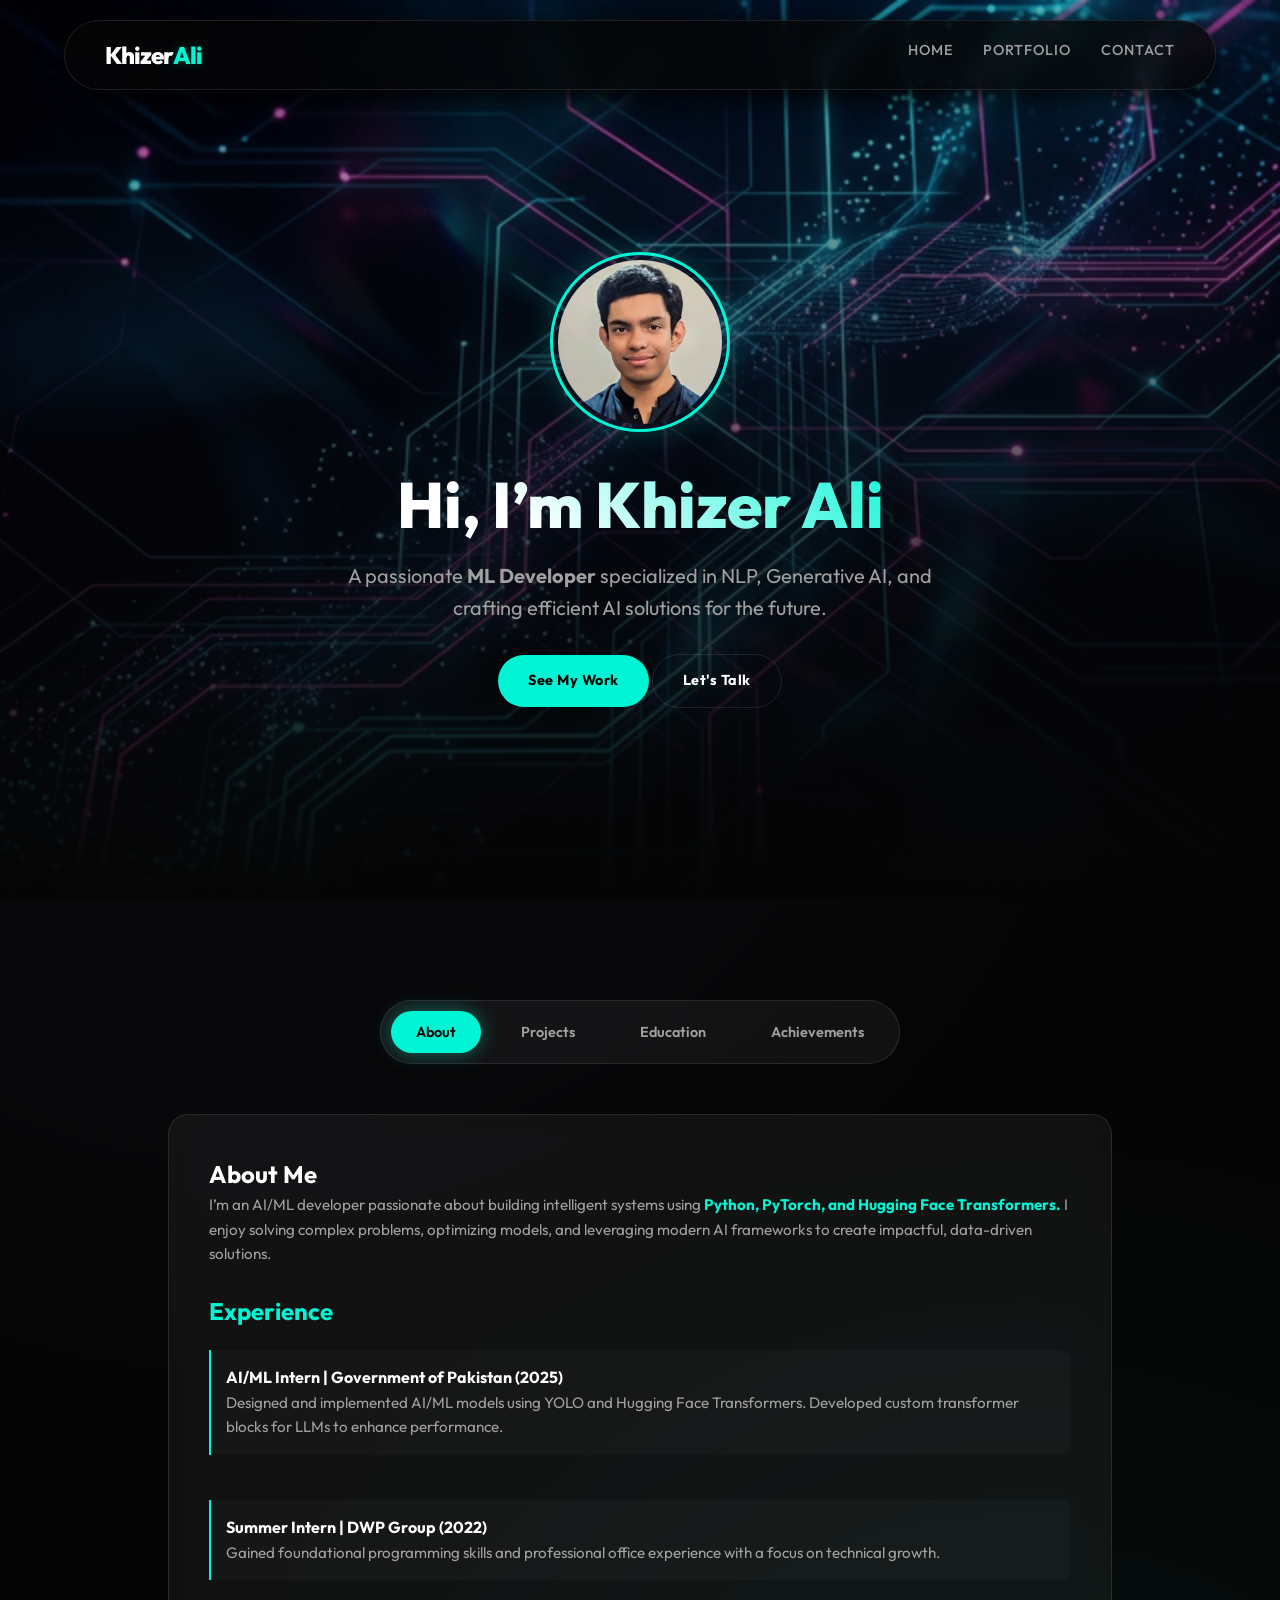
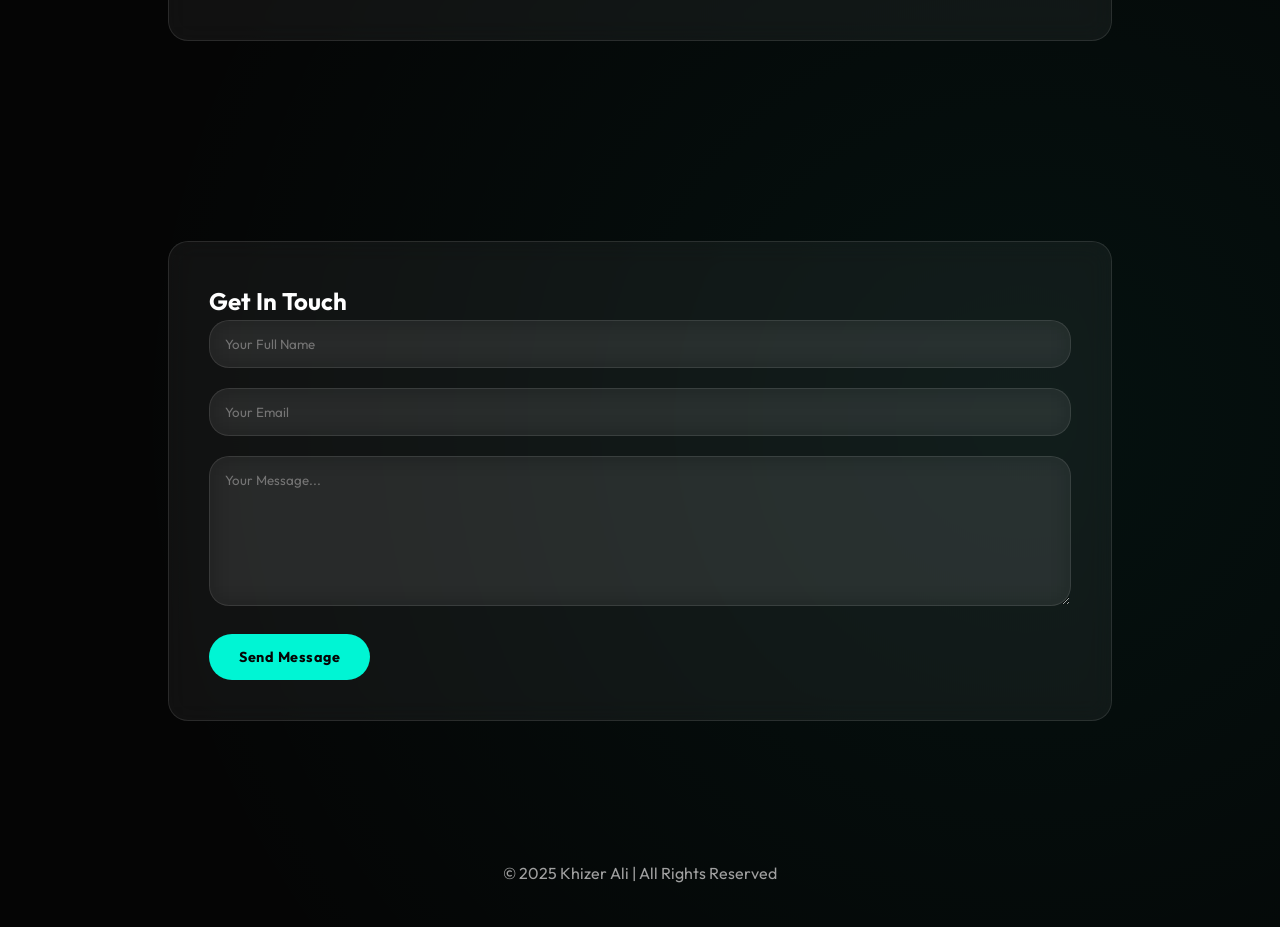
<file: index.html>
<!DOCTYPE html>
<html lang="en">

<head>
  <meta charset="UTF-8">
  <meta name="viewport" content="width=device-width, initial-scale=1.0">
  <title>Khizer Ali - ML Developer Portfolio</title>
  <link rel="stylesheet" href="style.css">
  <link
    href="https://fonts.googleapis.com/css2?family=Outfit:wght@300;500;700;800&family=Poppins:wght@300;500;700&display=swap"
    rel="stylesheet">
</head>

<body>

  <!-- Header -->
  <header>
    <div class="logo">Khizer<span>Ali</span></div>
    <nav>
      <ul>
        <li><a href="#home">Home</a></li>
        <li><a href="#tabs-section">Portfolio</a></li>
        <li><a href="#contact">Contact</a></li>
      </ul>
    </nav>
  </header>

  <!-- Hero Section -->
  <section id="home" class="hero">
    <div class="hero-content">
      <div class="hero-img">
        <img src="images/portfoliopic.jpg" alt="Khizer Ali">
      </div>
      <div class="hero-text">
        <h1>Hi, I’m <span>Khizer Ali</span></h1>
        <p>A passionate <strong>ML Developer</strong> specialized in NLP, Generative AI, and crafting efficient AI
          solutions for the future.</p>
        <div class="hero-btns">
          <a href="https://github.com/Khizer-ali" class="btn btn-primary">See My Work</a>
          <a href="#contact" class="btn btn-outline">Let's Talk</a>
        </div>
      </div>
    </div>
  </section>

  <!-- Tabs Section -->
  <section id="tabs-section" class="tabs-container">
    <div class="tab-nav">
      <button class="tab-btn active" data-tab="about">About</button>
      <button class="tab-btn" data-tab="projects">Projects</button>
      <button class="tab-btn" data-tab="education">Education</button>
      <button class="tab-btn" data-tab="achievements">Achievements</button>
    </div>

    <!-- About Tab -->
    <div id="about" class="tab-content active">
      <div class="card glass">
        <h2>About Me</h2>
        <p>I’m an AI/ML developer passionate about building intelligent systems using <span class="highlight">Python,
            PyTorch, and Hugging Face Transformers.</span> I enjoy solving complex problems, optimizing models, and
          leveraging modern AI frameworks to create impactful, data-driven solutions.</p>
        <br>
        <h3>Experience</h3>
        <div class="experience-list">
          <div class="exp-item">
            <h4>AI/ML Intern | Government of Pakistan (2025)</h4>
            <p>Designed and implemented AI/ML models using YOLO and Hugging Face Transformers. Developed custom
              transformer blocks for LLMs to enhance performance.</p>
          </div>
          <br>
          <div class="exp-item">
            <h4>Summer Intern | DWP Group (2022)</h4>
            <p>Gained foundational programming skills and professional office experience with a focus on technical
              growth.</p>
          </div>
        </div>
      </div>
    </div>

    <!-- Projects Tab -->
    <div id="projects" class="tab-content">
      <div class="grid">
        <div class="card glass">
          <h3>Heart Disease Prediction</h3>
          <p>ML model to predict heart disease risk using patient health data. Features data preprocessing and
            classification algorithms.</p>
          <a href="https://github.com/Khizer-ali/Heart-Disease-Prediction" target="_blank" class="btn btn-outline">View
            Project</a>
        </div>
        <div class="card glass">
          <h3>Fake News Detection</h3>
          <p>LSTM-based model to classify news articles as real or fake. Includes advanced text preprocessing and
            embedding layers.</p>
          <a href="https://github.com/Khizer-ali/Fake-News-Detection-with-LSTM" target="_blank"
            class="btn btn-outline">View Project</a>
        </div>
        <div class="card glass">
          <h3>RAG System</h3>
          <p>Retrieval-Augmented Generation pipeline integrating a vector database and transformer-based LLMs for
            context-aware responses.</p>
          <a href="https://github.com/Khizer-ali/RAG" target="_blank" class="btn btn-outline">View Project</a>
        </div>
        <div class="card glass">
          <h3>YouTube Summarizer</h3>
          <p>NLP tool that extracts transcripts from YouTube videos and generates concise summaries using transformer
            models.</p>
          <a href="https://github.com/Khizer-ali/Youtube-video-summarizer" target="_blank" class="btn btn-outline">View
            Project</a>
        </div>
      </div>
    </div>

    <!-- Education Tab -->
    <div id="education" class="tab-content">
      <div class="card glass">
        <h2>Education</h2>
        <div class="experience-list">
          <div class="edu-item">
            <h3>Bachelor of Science in Computer Science</h3>
            <p><span class="highlight">Major in Artificial Intelligence.</span> Focused on advanced algorithms, deep
              learning, and data structures. Actively involved in AI research groups.</p>
          </div>
        </div>
      </div>
    </div>

    <!-- Achievements Tab -->
    <div id="achievements" class="tab-content">
      <div class="card glass">
        <h2>Key Achievements</h2>
        <div class="achievements-list">
          <div class="ach-item">
            <h3>LLM Optimization</h3>
            <p>Developed custom Transformer blocks resulting in significant performance gains in large-scale inference
              tasks.</p>
          </div>
          <div class="ach-item">
            <h3>Computer Vision Deployment</h3>
            <p>Successfully deployed YOLO-based real-time surveillance models for large-scale governmental monitoring
              systems.</p>
          </div>
          <div class="ach-item">
            <h3>Open Source Contributor</h3>
            <p>Active contributor to machine learning repositories, focusing on modularity and efficiency in
              Python-based frameworks.</p>
          </div>
        </div>
      </div>
    </div>
  </section>

  <!-- Contact Section -->
  <section id="contact" class="contact">
    <div class="tabs-container">
      <div class="card glass">
        <h2>Get In Touch</h2>
        <form>
          <input type="text" placeholder="Your Full Name" required class="glass"
            style="width: 100%; border: 1px solid var(--glass-border); padding: 15px; margin-bottom: 20px; color: white;">
          <input type="email" placeholder="Your Email" required class="glass"
            style="width: 100%; border: 1px solid var(--glass-border); padding: 15px; margin-bottom: 20px; color: white;">
          <textarea placeholder="Your Message..." required class="glass"
            style="width: 100%; border: 1px solid var(--glass-border); padding: 15px; margin-bottom: 20px; min-height: 150px; color: white;"></textarea>
          <button type="submit" class="btn btn-primary">Send Message</button>
        </form>
      </div>
    </div>
  </section>

  <!-- Footer -->
  <footer style="text-align: center; padding: 40px; color: var(--text-muted);">
    <p>© 2025 Khizer Ali | All Rights Reserved</p>
  </footer>

  <script src="app.js"></script>
</body>

</html>
</file>
<file: style.css>
/* Modern Design System */
:root {
  --bg-dark: #050505;
  --bg-card: rgba(255, 255, 255, 0.03);
  --primary: #00f5d4;
  --secondary: #9b5de5;
  --accent: #f15bb5;
  --text-main: #ffffff;
  --text-muted: #a0a0a0;
  --glass: rgba(255, 255, 255, 0.05);
  --glass-border: rgba(255, 255, 255, 0.1);
  --shadow: 0 8px 32px 0 rgba(0, 0, 0, 1);
  --transition: all 0.4s cubic-bezier(0.4, 0, 0.2, 1);
}

* {
  margin: 0;
  padding: 0;
  box-sizing: border-box;
  font-family: 'Outfit', 'Poppins', sans-serif;
}

body {
  background-color: var(--bg-dark);
  background-image:
    radial-gradient(circle at 20% 20%, rgba(155, 93, 229, 0.05) 0%, transparent 40%),
    radial-gradient(circle at 80% 80%, rgba(0, 245, 212, 0.05) 0%, transparent 40%);
  color: var(--text-main);
  line-height: 1.6;
  overflow-x: hidden;
}

/* Glassmorphism Utility */
.glass {
  background: var(--glass);
  backdrop-filter: blur(12px);
  -webkit-backdrop-filter: blur(12px);
  border: 1px solid var(--glass-border);
  border-radius: 20px;
}

/* Header */
header {
  position: fixed;
  width: 90%;
  max-width: 1200px;
  top: 20px;
  left: 50%;
  transform: translateX(-50%);
  padding: 15px 40px;
  display: flex;
  justify-content: space-between;
  align-items: center;
  z-index: 1000;
  background: rgba(5, 5, 5, 0.8);
  backdrop-filter: blur(10px);
  border: 1px solid var(--glass-border);
  border-radius: 50px;
  box-shadow: var(--shadow);
}

.logo {
  font-size: 1.5rem;
  font-weight: 800;
  letter-spacing: -1px;
}

.logo span {
  color: var(--primary);
  text-shadow: 0 0 10px rgba(0, 245, 212, 0.3);
}

header nav ul {
  display: flex;
  list-style: none;
  gap: 30px;
}

header nav ul li a {
  text-decoration: none;
  color: var(--text-muted);
  font-weight: 500;
  transition: var(--transition);
  font-size: 0.9rem;
  text-transform: uppercase;
  letter-spacing: 1px;
}

header nav ul li a:hover,
header nav ul li a.active {
  color: var(--primary);
}

/* Hero Section */
.hero {
  min-height: 100vh;
  display: flex;
  align-items: center;
  justify-content: center;
  padding: 120px 10% 60px 10%;
  background: linear-gradient(to bottom, rgba(5, 5, 5, 0.2), var(--bg-dark)), url('images/bg-hero.png') center/cover no-repeat;
  text-align: center;
}

.hero-content {
  max-width: 800px;
  animation: fadeInUp 1s ease-out;
}

.hero-text h1 {
  font-size: 4rem;
  font-weight: 800;
  margin-bottom: 20px;
  line-height: 1.1;
  background: linear-gradient(45deg, #fff 30%, var(--primary));
  -webkit-background-clip: text;
  background-clip: text;
  -webkit-text-fill-color: transparent;
}

.hero-text p {
  font-size: 1.25rem;
  color: var(--text-muted);
  margin-bottom: 30px;
  max-width: 600px;
  margin-left: auto;
  margin-right: auto;
}

.hero-img {
  margin-bottom: 30px;
}

.hero-img img {
  width: 180px;
  height: 180px;
  border-radius: 50%;
  object-fit: cover;
  border: 3px solid var(--primary);
  padding: 5px;
  box-shadow: 0 0 30px rgba(0, 245, 212, 0.2);
}

/* Tabs System */
.tabs-container {
  padding: 100px 10%;
  max-width: 1200px;
  margin: 0 auto;
}

.tab-nav {
  display: flex;
  justify-content: center;
  gap: 15px;
  margin-bottom: 50px;
  padding: 10px;
  background: var(--glass);
  border-radius: 50px;
  width: fit-content;
  margin-left: auto;
  margin-right: auto;
  border: 1px solid var(--glass-border);
}

.tab-btn {
  padding: 12px 25px;
  border: none;
  background: transparent;
  color: var(--text-muted);
  cursor: pointer;
  border-radius: 40px;
  transition: var(--transition);
  font-weight: 600;
  font-size: 0.9rem;
}

.tab-btn.active {
  background: var(--primary);
  color: var(--bg-dark);
  box-shadow: 0 0 20px rgba(0, 245, 212, 0.4);
}

.tab-content {
  display: none;
  animation: fadeIn 0.5s ease-in-out;
}

.tab-content.active {
  display: block;
}

/* Cards & Grid */
.grid {
  display: grid;
  grid-template-columns: repeat(auto-fit, minmax(320px, 1fr));
  gap: 30px;
}

.card {
  padding: 40px;
  transition: var(--transition);
  position: relative;
  overflow: hidden;
}

.card::before {
  content: '';
  position: absolute;
  top: 0;
  left: 0;
  width: 100%;
  height: 4px;
  background: linear-gradient(90deg, var(--primary), var(--secondary));
  opacity: 0;
  transition: var(--transition);
}

.card:hover {
  transform: translateY(-10px);
  background: rgba(255, 255, 255, 0.07);
  border-color: rgba(255, 255, 255, 0.2);
}

.card:hover::before {
  opacity: 1;
}

.card h3 {
  color: var(--primary);
  font-size: 1.5rem;
  margin-bottom: 15px;
}

.card p {
  color: var(--text-muted);
  font-size: 0.95rem;
}

/* Buttons */
.btn {
  padding: 14px 30px;
  border-radius: 50px;
  text-decoration: none;
  font-weight: 700;
  display: inline-block;
  transition: var(--transition);
  cursor: pointer;
  border: none;
  font-size: 0.9rem;
  letter-spacing: 0.5px;
}

.btn-primary {
  background: var(--primary);
  color: var(--bg-dark);
}

.btn-primary:hover {
  box-shadow: 0 0 25px rgba(0, 245, 212, 0.6);
  transform: scale(1.05);
}

.btn-outline {
  background: transparent;
  color: var(--text-main);
  border: 1px solid var(--glass-border);
}

.btn-outline:hover {
  background: var(--glass);
  border-color: var(--primary);
}

/* Experience & Education Styling */
.experience-list,
.achievements-list {
  text-align: left;
  margin-top: 20px;
}

.exp-item,
.edu-item,
.ach-item {
  padding: 15px;
  border-left: 2px solid var(--primary);
  margin-bottom: 20px;
  transition: var(--transition);
  background: rgba(255, 255, 255, 0.02);
  border-radius: 0 10px 10px 0;
}

.exp-item:hover,
.edu-item:hover,
.ach-item:hover {
  background: var(--glass);
  transform: translateX(10px);
  border-left-width: 5px;
}

.highlight {
  color: var(--primary);
  font-weight: 700;
}

ul {
  padding-left: 20px;
  color: var(--text-muted);
}

ul li {
  margin-bottom: 10px;
}

/* Glow Effect */
.card:hover {
  box-shadow: 0 0 40px rgba(0, 245, 212, 0.15);
}

/* Animations */
@keyframes fadeInUp {
  from {
    opacity: 0;
    transform: translateY(30px);
  }

  to {
    opacity: 1;
    transform: translateY(0);
  }
}

@keyframes fadeIn {
  from {
    opacity: 0;
  }

  to {
    opacity: 1;
  }
}

/* Responsive */
@media (max-width: 768px) {
  .hero-text h1 {
    font-size: 2.5rem;
  }

  header nav {
    display: none;
  }

  .tab-nav {
    flex-wrap: wrap;
    border-radius: 20px;
  }
}
</file>
